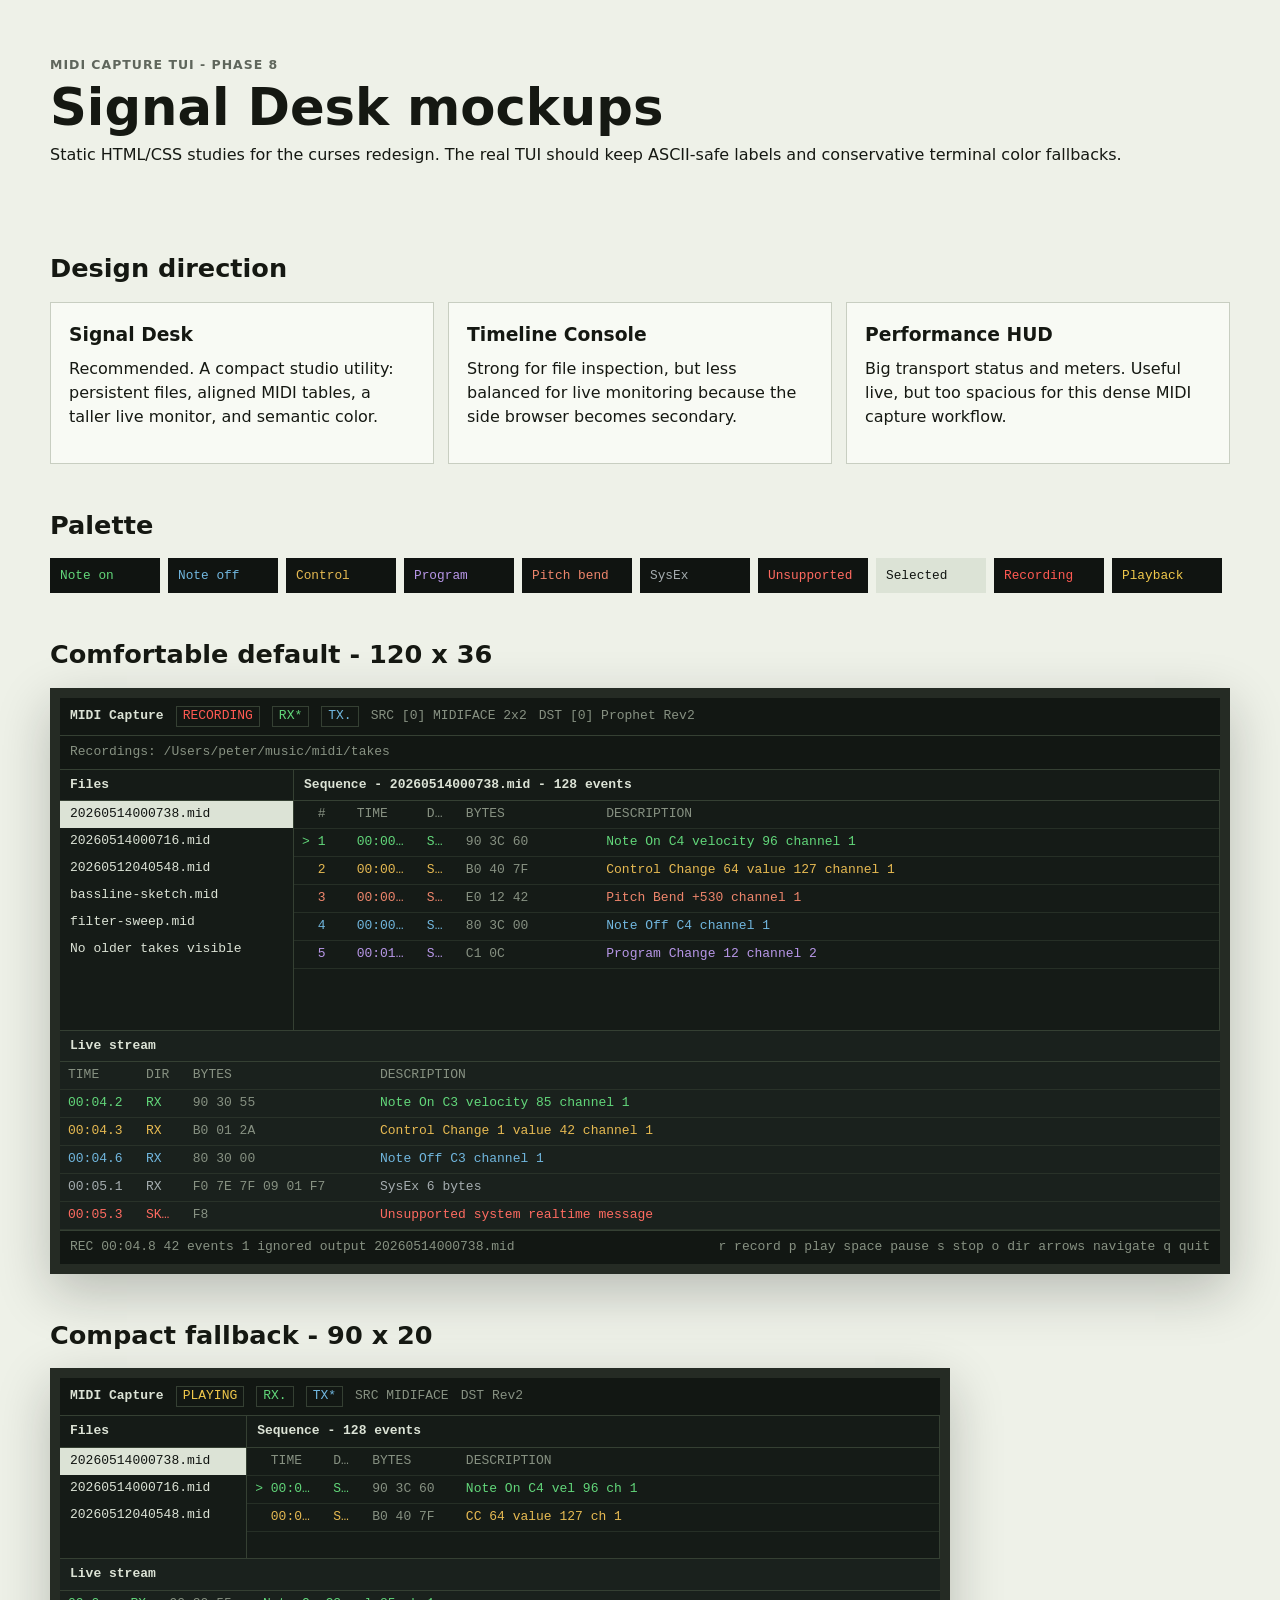
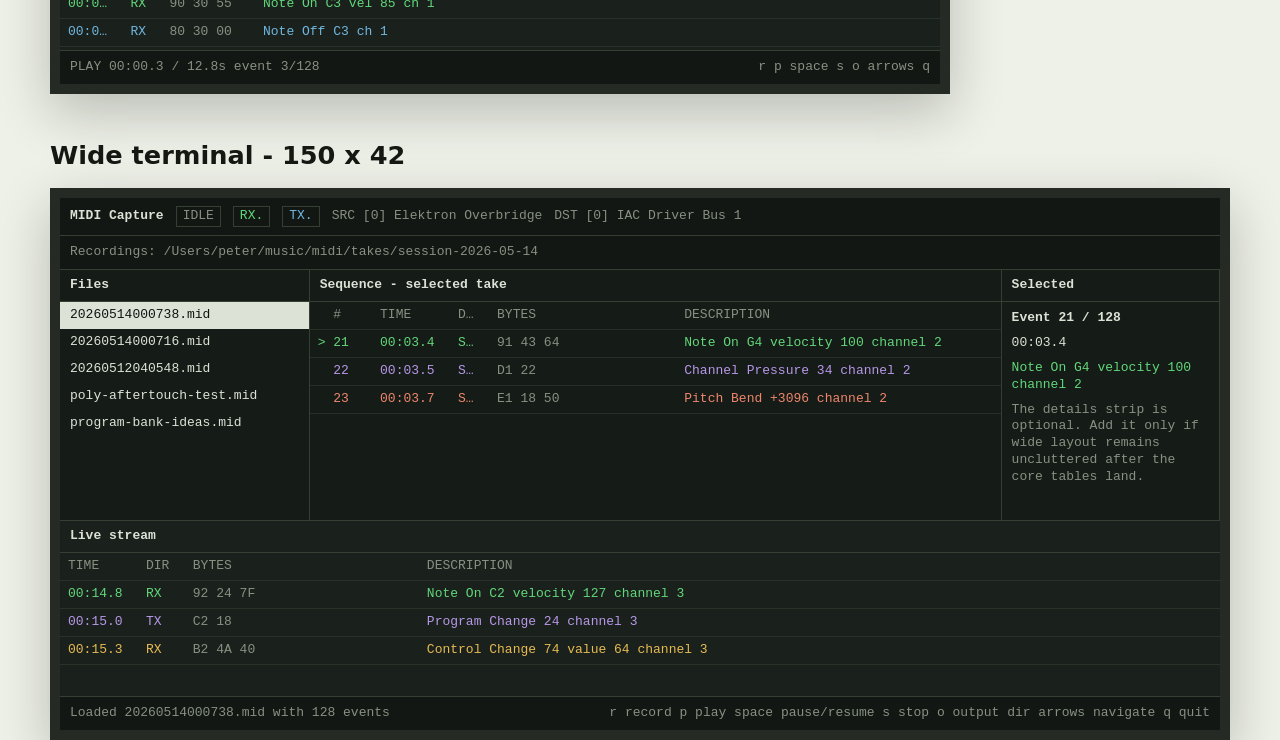
<file: docs/tui-refactor-sprints/phase-08-mockups-codex/index.html>
<!doctype html>
<html lang="en">
  <head>
    <meta charset="utf-8">
    <meta name="viewport" content="width=device-width, initial-scale=1">
    <title>Phase 8 TUI Visual UX Mockups</title>
    <link rel="icon" href="data:,">
    <link rel="stylesheet" href="styles.css">
  </head>
  <body>
    <header class="page-header">
      <p class="eyebrow">MIDI Capture TUI - Phase 8</p>
      <h1>Signal Desk mockups</h1>
      <p>
        Static HTML/CSS studies for the curses redesign. The real TUI should
        keep ASCII-safe labels and conservative terminal color fallbacks.
      </p>
    </header>

    <main>
      <section class="direction">
        <h2>Design direction</h2>
        <div class="direction-grid">
          <article>
            <h3>Signal Desk</h3>
            <p>
              Recommended. A compact studio utility: persistent files, aligned
              MIDI tables, a taller live monitor, and semantic color.
            </p>
          </article>
          <article>
            <h3>Timeline Console</h3>
            <p>
              Strong for file inspection, but less balanced for live monitoring
              because the side browser becomes secondary.
            </p>
          </article>
          <article>
            <h3>Performance HUD</h3>
            <p>
              Big transport status and meters. Useful live, but too spacious
              for this dense MIDI capture workflow.
            </p>
          </article>
        </div>
      </section>

      <section>
        <h2>Palette</h2>
        <div class="palette">
          <span class="swatch note-on">Note on</span>
          <span class="swatch note-off">Note off</span>
          <span class="swatch control">Control</span>
          <span class="swatch program">Program</span>
          <span class="swatch bend">Pitch bend</span>
          <span class="swatch sysex">SysEx</span>
          <span class="swatch warning">Unsupported</span>
          <span class="swatch selected">Selected</span>
          <span class="swatch recording">Recording</span>
          <span class="swatch playback">Playback</span>
        </div>
      </section>

      <section>
        <h2>Comfortable default - 120 x 36</h2>
        <div class="terminal terminal-default" aria-label="Comfortable terminal mockup">
          <div class="topbar">
            <span class="brand">MIDI Capture</span>
            <span class="mode recording">RECORDING</span>
            <span class="activity rx">RX*</span>
            <span class="activity tx">TX.</span>
            <span class="endpoint">SRC [0] MIDIFACE 2x2</span>
            <span class="endpoint">DST [0] Prophet Rev2</span>
          </div>
          <div class="pathbar">Recordings: /Users/peter/music/midi/takes</div>
          <div class="workspace">
            <aside class="files">
              <div class="panel-title">Files</div>
              <div class="file-row selected">20260514000738.mid</div>
              <div class="file-row">20260514000716.mid</div>
              <div class="file-row">20260512040548.mid</div>
              <div class="file-row">bassline-sketch.mid</div>
              <div class="file-row">filter-sweep.mid</div>
              <div class="file-row muted">No older takes visible</div>
            </aside>
            <section class="sequence">
              <div class="panel-title">Sequence - 20260514000738.mid - 128 events</div>
              <div class="table header">
                <span></span><span>#</span><span>time</span><span>dir</span><span>bytes</span><span>description</span>
              </div>
              <div class="table row note-on">
                <span>&gt;</span><span>1</span><span>00:00.0</span><span>SEQ</span><span>90 3C 60</span><span>Note On C4 velocity 96 channel 1</span>
              </div>
              <div class="table row control">
                <span></span><span>2</span><span>00:00.1</span><span>SEQ</span><span>B0 40 7F</span><span>Control Change 64 value 127 channel 1</span>
              </div>
              <div class="table row bend">
                <span></span><span>3</span><span>00:00.3</span><span>SEQ</span><span>E0 12 42</span><span>Pitch Bend +530 channel 1</span>
              </div>
              <div class="table row note-off">
                <span></span><span>4</span><span>00:00.8</span><span>SEQ</span><span>80 3C 00</span><span>Note Off C4 channel 1</span>
              </div>
              <div class="table row program">
                <span></span><span>5</span><span>00:01.0</span><span>SEQ</span><span>C1 0C</span><span>Program Change 12 channel 2</span>
              </div>
            </section>
          </div>
          <section class="live">
            <div class="panel-title">Live stream</div>
            <div class="live-table header">
              <span>time</span><span>dir</span><span>bytes</span><span>description</span>
            </div>
            <div class="live-table row note-on">
              <span>00:04.2</span><span>RX</span><span>90 30 55</span><span>Note On C3 velocity 85 channel 1</span>
            </div>
            <div class="live-table row control">
              <span>00:04.3</span><span>RX</span><span>B0 01 2A</span><span>Control Change 1 value 42 channel 1</span>
            </div>
            <div class="live-table row note-off">
              <span>00:04.6</span><span>RX</span><span>80 30 00</span><span>Note Off C3 channel 1</span>
            </div>
            <div class="live-table row sysex">
              <span>00:05.1</span><span>RX</span><span>F0 7E 7F 09 01 F7</span><span>SysEx 6 bytes</span>
            </div>
            <div class="live-table row warning">
              <span>00:05.3</span><span>SKIP</span><span>F8</span><span>Unsupported system realtime message</span>
            </div>
          </section>
          <footer class="footer">
            <span>REC 00:04.8  42 events  1 ignored  output 20260514000738.mid</span>
            <span>r record  p play  space pause  s stop  o dir  arrows navigate  q quit</span>
          </footer>
        </div>
      </section>

      <section>
        <h2>Compact fallback - 90 x 20</h2>
        <div class="terminal terminal-compact" aria-label="Compact terminal mockup">
          <div class="topbar compact">
            <span class="brand">MIDI Capture</span>
            <span class="mode playback">PLAYING</span>
            <span class="activity rx">RX.</span>
            <span class="activity tx">TX*</span>
            <span class="endpoint">SRC MIDIFACE</span>
            <span class="endpoint">DST Rev2</span>
          </div>
          <div class="workspace compact">
            <aside class="files">
              <div class="panel-title">Files</div>
              <div class="file-row selected">20260514000738.mid</div>
              <div class="file-row">20260514000716.mid</div>
              <div class="file-row">20260512040548.mid</div>
            </aside>
            <section class="sequence">
              <div class="panel-title">Sequence - 128 events</div>
              <div class="table compact header">
                <span></span><span>time</span><span>dir</span><span>bytes</span><span>description</span>
              </div>
              <div class="table compact row note-on">
                <span>&gt;</span><span>00:00.0</span><span>SEQ</span><span>90 3C 60</span><span>Note On C4 vel 96 ch 1</span>
              </div>
              <div class="table compact row control">
                <span></span><span>00:00.1</span><span>SEQ</span><span>B0 40 7F</span><span>CC 64 value 127 ch 1</span>
              </div>
            </section>
          </div>
          <section class="live compact">
            <div class="panel-title">Live stream</div>
            <div class="live-table compact row note-on">
              <span>00:04.2</span><span>RX</span><span>90 30 55</span><span>Note On C3 vel 85 ch 1</span>
            </div>
            <div class="live-table compact row note-off">
              <span>00:04.6</span><span>RX</span><span>80 30 00</span><span>Note Off C3 ch 1</span>
            </div>
          </section>
          <footer class="footer compact">
            <span>PLAY 00:00.3 / 12.8s event 3/128</span>
            <span>r p space s o arrows q</span>
          </footer>
        </div>
      </section>

      <section>
        <h2>Wide terminal - 150 x 42</h2>
        <div class="terminal terminal-wide" aria-label="Wide terminal mockup">
          <div class="topbar">
            <span class="brand">MIDI Capture</span>
            <span class="mode">IDLE</span>
            <span class="activity rx">RX.</span>
            <span class="activity tx">TX.</span>
            <span class="endpoint">SRC [0] Elektron Overbridge</span>
            <span class="endpoint">DST [0] IAC Driver Bus 1</span>
          </div>
          <div class="pathbar">Recordings: /Users/peter/music/midi/takes/session-2026-05-14</div>
          <div class="wide-grid">
            <aside class="files">
              <div class="panel-title">Files</div>
              <div class="file-row selected">20260514000738.mid</div>
              <div class="file-row">20260514000716.mid</div>
              <div class="file-row">20260512040548.mid</div>
              <div class="file-row">poly-aftertouch-test.mid</div>
              <div class="file-row">program-bank-ideas.mid</div>
            </aside>
            <section class="sequence">
              <div class="panel-title">Sequence - selected take</div>
              <div class="table wide header">
                <span></span><span>#</span><span>time</span><span>dir</span><span>bytes</span><span>description</span>
              </div>
              <div class="table wide row note-on">
                <span>&gt;</span><span>21</span><span>00:03.4</span><span>SEQ</span><span>91 43 64</span><span>Note On G4 velocity 100 channel 2</span>
              </div>
              <div class="table wide row program">
                <span></span><span>22</span><span>00:03.5</span><span>SEQ</span><span>D1 22</span><span>Channel Pressure 34 channel 2</span>
              </div>
              <div class="table wide row bend">
                <span></span><span>23</span><span>00:03.7</span><span>SEQ</span><span>E1 18 50</span><span>Pitch Bend +3096 channel 2</span>
              </div>
            </section>
            <aside class="details">
              <div class="panel-title">Selected</div>
              <p class="metric">Event 21 / 128</p>
              <p>00:03.4</p>
              <p class="note-on">Note On G4 velocity 100 channel 2</p>
              <p class="muted">The details strip is optional. Add it only if
                wide layout remains uncluttered after the core tables land.</p>
            </aside>
          </div>
          <section class="live wide">
            <div class="panel-title">Live stream</div>
            <div class="live-table wide header">
              <span>time</span><span>dir</span><span>bytes</span><span>description</span>
            </div>
            <div class="live-table wide row note-on">
              <span>00:14.8</span><span>RX</span><span>92 24 7F</span><span>Note On C2 velocity 127 channel 3</span>
            </div>
            <div class="live-table wide row program">
              <span>00:15.0</span><span>TX</span><span>C2 18</span><span>Program Change 24 channel 3</span>
            </div>
            <div class="live-table wide row control">
              <span>00:15.3</span><span>RX</span><span>B2 4A 40</span><span>Control Change 74 value 64 channel 3</span>
            </div>
          </section>
          <footer class="footer">
            <span>Loaded 20260514000738.mid with 128 events</span>
            <span>r record  p play  space pause/resume  s stop  o output dir  arrows navigate  q quit</span>
          </footer>
        </div>
      </section>
    </main>
  </body>
</html>
</file>
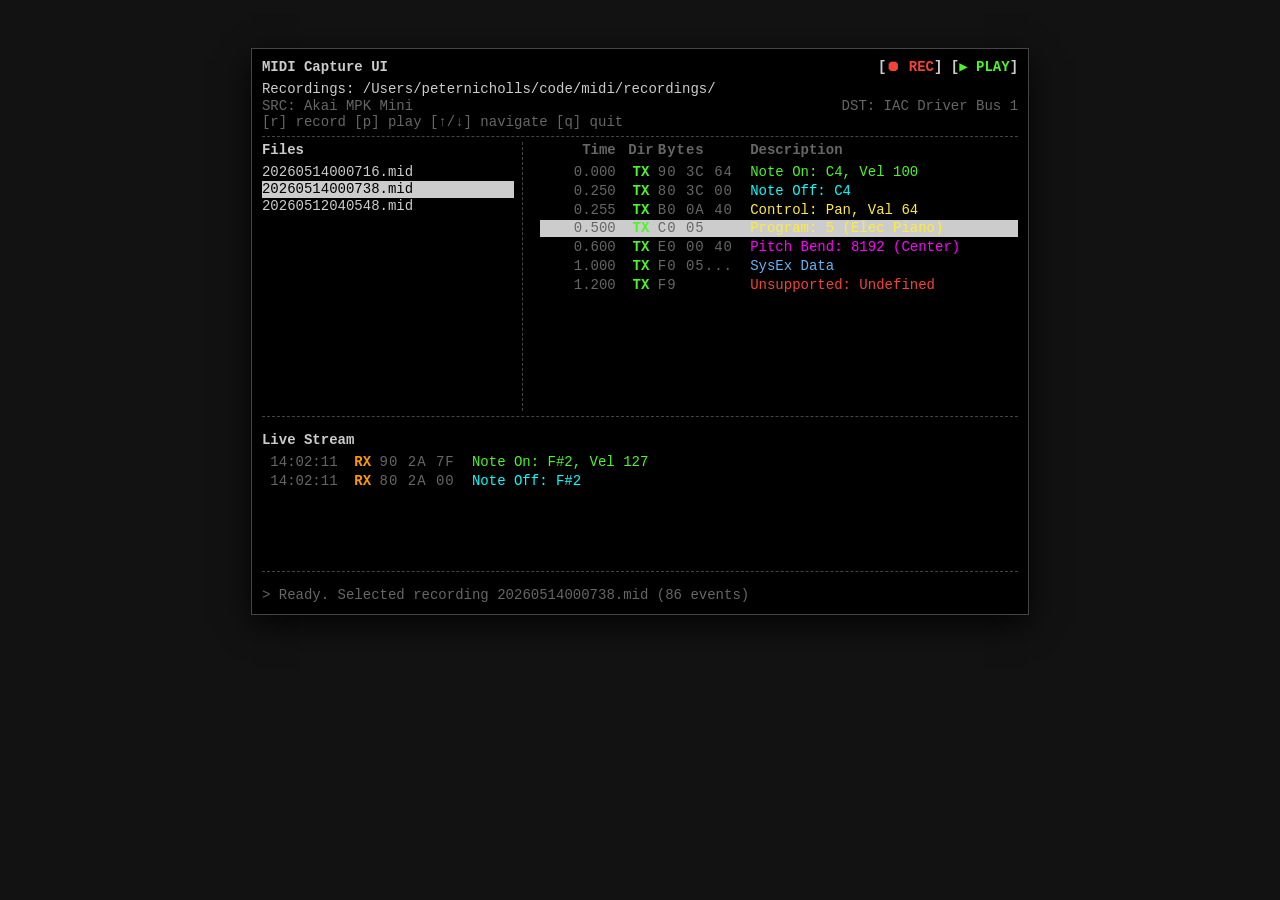
<file: docs/tui-refactor-sprints/phase-08-mockups-gemini/index.html>
<!DOCTYPE html>
<html lang="en">
<head>
<meta charset="UTF-8">
<meta name="viewport" content="width=device-width, initial-scale=1.0">
<title>MIDI Capture TUI Mockup</title>
<style>
  html, body {
    background-color: #121212;
    color: #cccccc;
    font-family: ui-monospace, 'Cascadia Code', 'Source Code Pro', Menlo, Consolas, 'Courier New', monospace;
    font-size: 14px;
    line-height: 1.2;
    padding: 20px;
  }
  .terminal {
    background-color: #000000;
    border: 1px solid #444444;
    width: 90ch; /* Minimum supported size */
    margin: 0 auto;
    padding: 10px;
    display: flex;
    flex-direction: column;
    box-shadow: 0 10px 30px rgba(0,0,0,0.8);
  }
  /* Color Palette based on ANSI */
  .bold { font-weight: bold; }
  .dim { color: #666666; }
  .green { color: #4af626; } /* Note On */
  .cyan { color: #00ffff; }  /* Note Off */
  .yellow { color: #ffeb3b; } /* Control/Program */
  .magenta { color: #ff00ff; } /* Pitch Bend/System */
  .blue { color: #64b5f6; } /* SysEx */
  .red { color: #f44336; } /* Error/Unsupported */
  .reverse { background-color: #cccccc; color: #000000; }
  .rx { color: #ff9800; font-weight: bold; }
  .tx { color: #4af626; font-weight: bold; }
  
  /* Layout */
  .divider-h { border-bottom: 1px dashed #444; margin: 5px 0; }
  .header { display: flex; justify-content: space-between; padding-bottom: 5px; }
  .instructions { display: flex; justify-content: space-between; }
  
  .middle { display: flex; height: 16lh; }
  .sidebar { width: 30ch; padding-right: 1ch; border-right: 1px dashed #444; overflow: hidden; }
  .sequence { flex-grow: 1; padding-left: 2ch; overflow: hidden; }
  
  /* Table layout for Sequence */
  .seq-row { display: flex; margin-bottom: 2px; }
  .seq-time { width: 9ch; text-align: right; margin-right: 1ch; }
  .seq-dir { width: 4ch; text-align: center; }
  .seq-bytes { width: 11ch; letter-spacing: 1px; }
  .seq-desc { flex-grow: 1; overflow: hidden; text-overflow: ellipsis; white-space: nowrap; }

  /* Stream  */
  .stream { height: 8lh; margin-top: 5px; padding-top: 5px; }
  
  /* Footer */
  .footer { margin-top: 5px; padding-top: 5px; }
</style>
</head>
<body>

<div class="terminal">
  <!-- HEADER -->
  <div class="header bold">
    <div>MIDI Capture UI</div>
    <div>[<span class="red">⏺ REC</span>] [<span class="green">▶ PLAY</span>]</div>
  </div>
  <div>Recordings: /Users/peternicholls/code/midi/recordings/</div>
  <div class="instructions dim">
    <div>SRC: Akai MPK Mini</div>
    <div>DST: IAC Driver Bus 1</div>
  </div>
  <div class="instructions dim">
    <div>[r] record  [p] play  [↑/↓] navigate  [q] quit</div>
  </div>
  <div class="divider-h"></div>

  <!-- MIDDLE SECTION -->
  <div class="middle">
    <!-- FILES (Sidebar) -->
    <div class="sidebar">
      <div class="bold" style="margin-bottom: 5px;">Files</div>
      <div>20260514000716.mid</div>
      <div class="reverse">20260514000738.mid</div>
      <div>20260512040548.mid</div>
    </div>
    
    <!-- SEQUENCE (Main) -->
    <div class="sequence">
      <div class="seq-row dim bold" style="margin-bottom: 5px;">
        <div class="seq-time">Time</div>
        <div class="seq-dir">Dir</div>
        <div class="seq-bytes">Bytes</div>
        <div class="seq-desc">Description</div>
      </div>
      <!-- Example rows -->
      <div class="seq-row">
        <div class="seq-time dim">  0.000</div>
        <div class="seq-dir tx">TX</div>
        <div class="seq-bytes dim">90 3C 64</div>
        <div class="seq-desc green">Note On: C4, Vel 100</div>
      </div>
      <div class="seq-row">
        <div class="seq-time dim">  0.250</div>
        <div class="seq-dir tx">TX</div>
        <div class="seq-bytes dim">80 3C 00</div>
        <div class="seq-desc cyan">Note Off: C4</div>
      </div>
      <div class="seq-row">
        <div class="seq-time dim">  0.255</div>
        <div class="seq-dir tx">TX</div>
        <div class="seq-bytes dim">B0 0A 40</div>
        <div class="seq-desc yellow">Control: Pan, Val 64</div>
      </div>
      <div class="seq-row reverse">
        <div class="seq-time dim">  0.500</div>
        <div class="seq-dir tx">TX</div>
        <div class="seq-bytes dim">C0 05   </div>
        <div class="seq-desc yellow">Program: 5 (Elec Piano)</div>
      </div>
      <div class="seq-row">
        <div class="seq-time dim">  0.600</div>
        <div class="seq-dir tx">TX</div>
        <div class="seq-bytes dim">E0 00 40</div>
        <div class="seq-desc magenta">Pitch Bend: 8192 (Center)</div>
      </div>
      <div class="seq-row">
        <div class="seq-time dim">  1.000</div>
        <div class="seq-dir tx">TX</div>
        <div class="seq-bytes dim">F0 05...</div>
        <div class="seq-desc blue">SysEx Data</div>
      </div>
      <div class="seq-row">
        <div class="seq-time dim">  1.200</div>
        <div class="seq-dir tx">TX</div>
        <div class="seq-bytes dim">F9      </div>
        <div class="seq-desc red">Unsupported: Undefined</div>
      </div>
    </div>
  </div>

  <div class="divider-h"></div>
  
  <!-- BOTTOM SECTION -->
  <div class="stream">
    <div class="bold" style="margin-bottom: 5px;">Live Stream</div>
    <div class="seq-row">
      <div class="seq-time dim">14:02:11</div>
      <div class="seq-dir rx">RX</div>
      <div class="seq-bytes dim">90 2A 7F</div>
      <div class="seq-desc green">Note On: F#2, Vel 127</div>
    </div>
    <div class="seq-row">
      <div class="seq-time dim">14:02:11</div>
      <div class="seq-dir rx">RX</div>
      <div class="seq-bytes dim">80 2A 00</div>
      <div class="seq-desc cyan">Note Off: F#2</div>
    </div>
  </div>

  <div class="divider-h"></div>
  <div class="footer dim">
    > Ready. Selected recording 20260514000738.mid (86 events)
  </div>

</div>
</body>
</html>
</file>
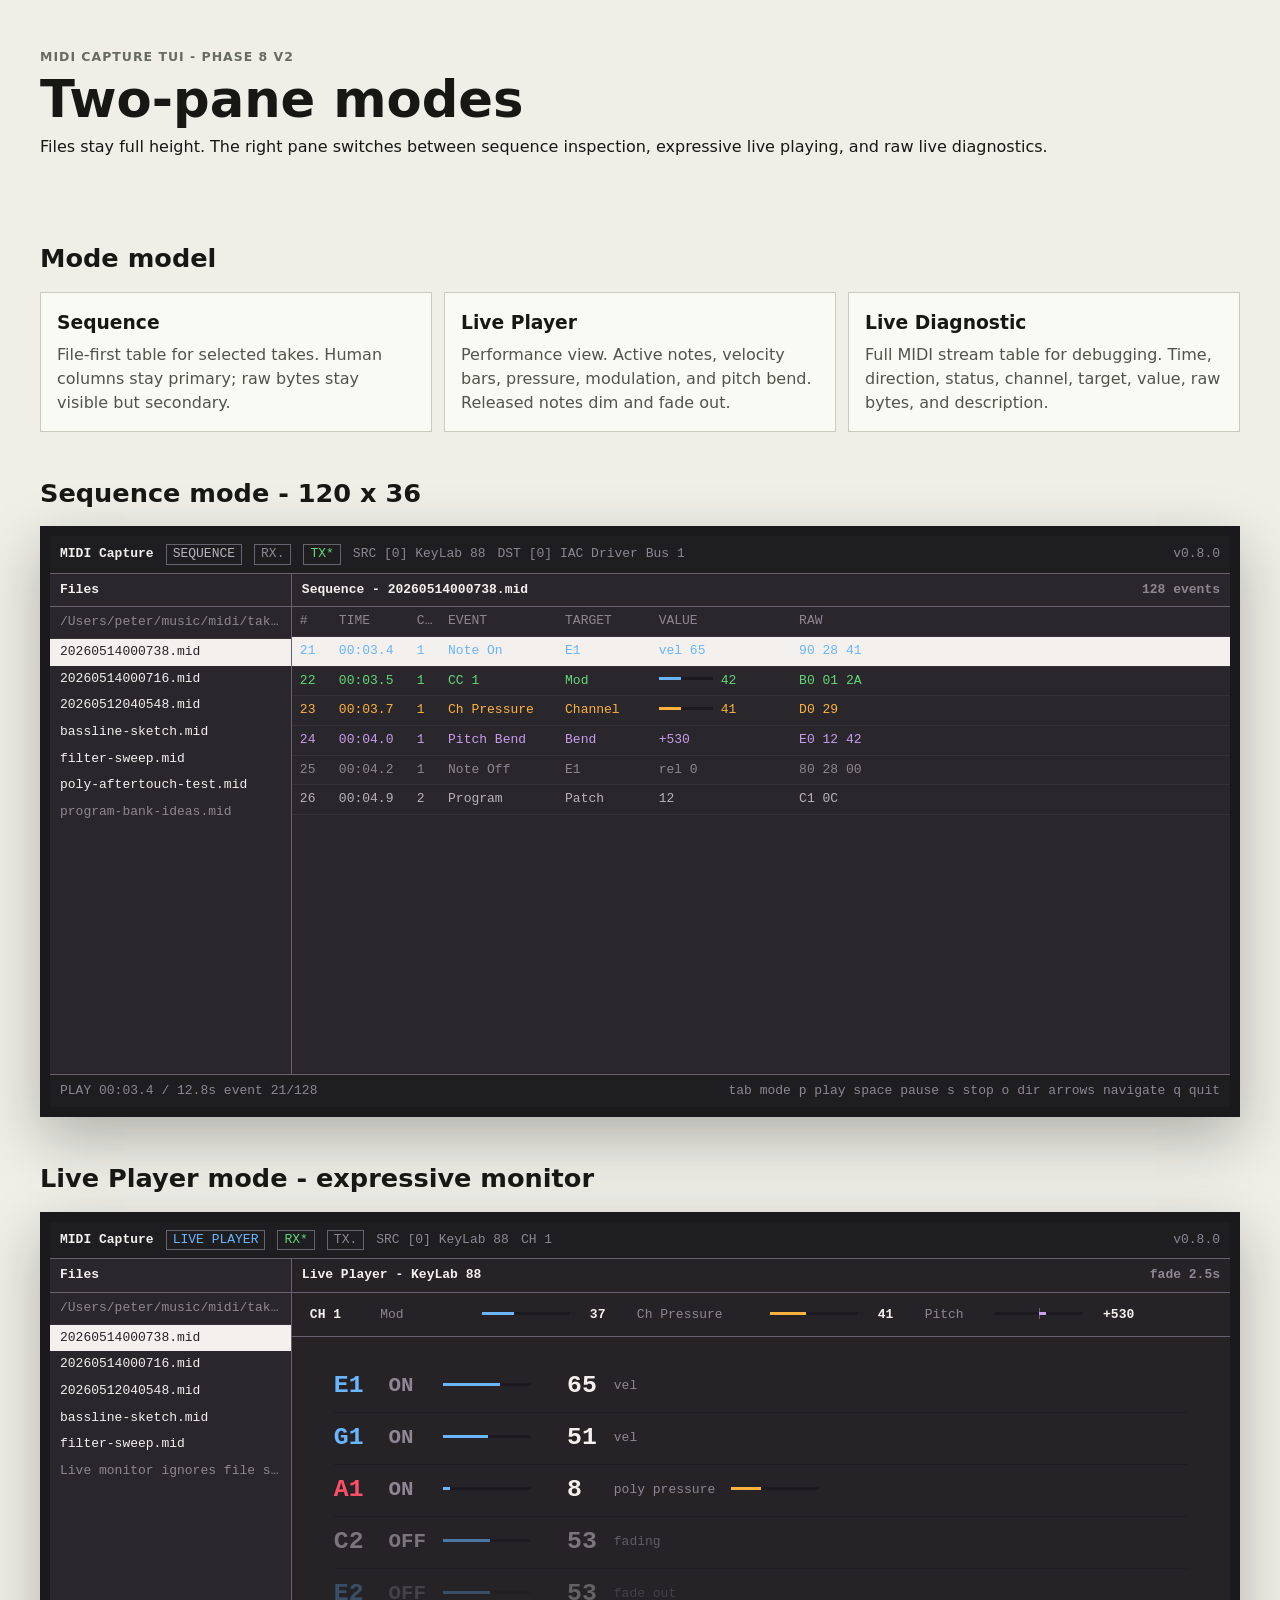
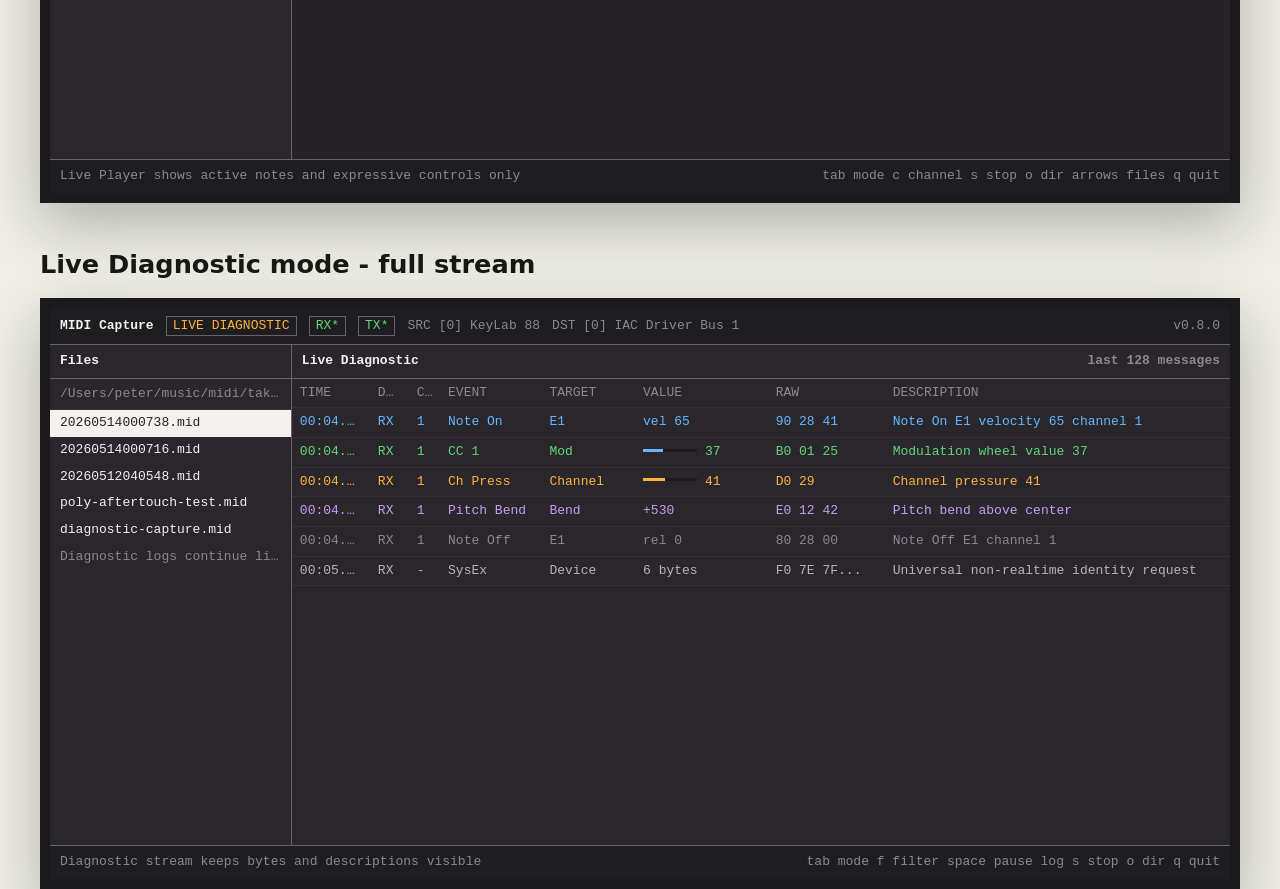
<file: docs/tui-refactor-sprints/phase-08-mockups-v2/index.html>
<!doctype html>
<html lang="en">
  <head>
    <meta charset="utf-8">
    <meta name="viewport" content="width=device-width, initial-scale=1">
    <title>Phase 8 TUI Mockups V2</title>
    <link rel="icon" href="data:,">
    <link rel="stylesheet" href="styles.css">
  </head>
  <body>
    <header class="page-header">
      <p class="eyebrow">MIDI Capture TUI - Phase 8 V2</p>
      <h1>Two-pane modes</h1>
      <p>
        Files stay full height. The right pane switches between sequence
        inspection, expressive live playing, and raw live diagnostics.
      </p>
    </header>

    <main>
      <section>
        <h2>Mode model</h2>
        <div class="mode-notes">
          <article>
            <h3>Sequence</h3>
            <p>File-first table for selected takes. Human columns stay primary; raw bytes stay visible but secondary.</p>
          </article>
          <article>
            <h3>Live Player</h3>
            <p>Performance view. Active notes, velocity bars, pressure, modulation, and pitch bend. Released notes dim and fade out.</p>
          </article>
          <article>
            <h3>Live Diagnostic</h3>
            <p>Full MIDI stream table for debugging. Time, direction, status, channel, target, value, raw bytes, and description.</p>
          </article>
        </div>
      </section>

      <section>
        <h2>Sequence mode - 120 x 36</h2>
        <div class="terminal">
          <div class="status-rail">
            <span class="brand">MIDI Capture</span>
            <span class="pill">SEQUENCE</span>
            <span class="activity rx idle">RX.</span>
            <span class="activity tx hot">TX*</span>
            <span class="endpoint">SRC [0] KeyLab 88</span>
            <span class="endpoint">DST [0] IAC Driver Bus 1</span>
            <span class="version">v0.8.0</span>
          </div>
          <div class="terminal-body">
            <aside class="files-pane">
              <div class="pane-title">Files</div>
              <div class="path">/Users/peter/music/midi/takes</div>
              <div class="file selected">20260514000738.mid</div>
              <div class="file">20260514000716.mid</div>
              <div class="file">20260512040548.mid</div>
              <div class="file">bassline-sketch.mid</div>
              <div class="file">filter-sweep.mid</div>
              <div class="file">poly-aftertouch-test.mid</div>
              <div class="file dim">program-bank-ideas.mid</div>
            </aside>
            <section class="work-pane">
              <div class="pane-title split">
                <span>Sequence - 20260514000738.mid</span>
                <span>128 events</span>
              </div>
              <div class="seq-table header">
                <span>#</span><span>time</span><span>ch</span><span>event</span><span>target</span><span>value</span><span>raw</span>
              </div>
              <div class="seq-table row selected-row note-on">
                <span>21</span><span>00:03.4</span><span>1</span><span>Note On</span><span>E1</span><span>vel 65</span><span>90 28 41</span>
              </div>
              <div class="seq-table row control">
                <span>22</span><span>00:03.5</span><span>1</span><span>CC 1</span><span>Mod</span><span><i class="bar small" style="--value: 42%"></i>42</span><span>B0 01 2A</span>
              </div>
              <div class="seq-table row pressure">
                <span>23</span><span>00:03.7</span><span>1</span><span>Ch Pressure</span><span>Channel</span><span><i class="bar small amber" style="--value: 41%"></i>41</span><span>D0 29</span>
              </div>
              <div class="seq-table row bend">
                <span>24</span><span>00:04.0</span><span>1</span><span>Pitch Bend</span><span>Bend</span><span>+530</span><span>E0 12 42</span>
              </div>
              <div class="seq-table row note-off">
                <span>25</span><span>00:04.2</span><span>1</span><span>Note Off</span><span>E1</span><span>rel 0</span><span>80 28 00</span>
              </div>
              <div class="seq-table row program">
                <span>26</span><span>00:04.9</span><span>2</span><span>Program</span><span>Patch</span><span>12</span><span>C1 0C</span>
              </div>
            </section>
          </div>
          <footer class="footer">
            <span>PLAY 00:03.4 / 12.8s  event 21/128</span>
            <span>tab mode  p play  space pause  s stop  o dir  arrows navigate  q quit</span>
          </footer>
        </div>
      </section>

      <section>
        <h2>Live Player mode - expressive monitor</h2>
        <div class="terminal">
          <div class="status-rail">
            <span class="brand">MIDI Capture</span>
            <span class="pill live">LIVE PLAYER</span>
            <span class="activity rx hot">RX*</span>
            <span class="activity tx idle">TX.</span>
            <span class="endpoint">SRC [0] KeyLab 88</span>
            <span class="endpoint">CH 1</span>
            <span class="version">v0.8.0</span>
          </div>
          <div class="terminal-body">
            <aside class="files-pane">
              <div class="pane-title">Files</div>
              <div class="path">/Users/peter/music/midi/takes</div>
              <div class="file selected">20260514000738.mid</div>
              <div class="file">20260514000716.mid</div>
              <div class="file">20260512040548.mid</div>
              <div class="file">bassline-sketch.mid</div>
              <div class="file">filter-sweep.mid</div>
              <div class="file dim">Live monitor ignores file selection</div>
            </aside>
            <section class="work-pane player-pane">
              <div class="pane-title split">
                <span>Live Player - KeyLab 88</span>
                <span>fade 2.5s</span>
              </div>
              <div class="channel-strip">
                <span class="channel">CH 1</span>
                <span class="control-label">Mod</span>
                <i class="bar" style="--value: 37%"></i>
                <span class="control-value">37</span>
                <span class="control-label">Ch Pressure</span>
                <i class="bar amber" style="--value: 41%"></i>
                <span class="control-value">41</span>
                <span class="control-label">Pitch</span>
                <i class="bendbar" style="--value: 58%"></i>
                <span class="control-value">+530</span>
              </div>
              <div class="note-list">
                <div class="note-row active">
                  <span class="note">E1</span>
                  <span class="state">ON</span>
                  <i class="bar velocity" style="--value: 65%"></i>
                  <span class="value">65</span>
                  <span class="meta">vel</span>
                </div>
                <div class="note-row active">
                  <span class="note">G1</span>
                  <span class="state">ON</span>
                  <i class="bar velocity" style="--value: 51%"></i>
                  <span class="value">51</span>
                  <span class="meta">vel</span>
                </div>
                <div class="note-row active pressure-note">
                  <span class="note">A1</span>
                  <span class="state">ON</span>
                  <i class="bar velocity" style="--value: 8%"></i>
                  <span class="value">8</span>
                  <span class="meta">poly pressure</span>
                  <i class="bar amber" style="--value: 34%"></i>
                </div>
                <div class="note-row released">
                  <span class="note">C2</span>
                  <span class="state">OFF</span>
                  <i class="bar velocity" style="--value: 53%"></i>
                  <span class="value">53</span>
                  <span class="meta">fading</span>
                </div>
                <div class="note-row ghost">
                  <span class="note">E2</span>
                  <span class="state">OFF</span>
                  <i class="bar velocity" style="--value: 53%"></i>
                  <span class="value">53</span>
                  <span class="meta">fade out</span>
                </div>
              </div>
            </section>
          </div>
          <footer class="footer">
            <span>Live Player shows active notes and expressive controls only</span>
            <span>tab mode  c channel  s stop  o dir  arrows files  q quit</span>
          </footer>
        </div>
      </section>

      <section>
        <h2>Live Diagnostic mode - full stream</h2>
        <div class="terminal">
          <div class="status-rail">
            <span class="brand">MIDI Capture</span>
            <span class="pill diagnostic">LIVE DIAGNOSTIC</span>
            <span class="activity rx hot">RX*</span>
            <span class="activity tx hot">TX*</span>
            <span class="endpoint">SRC [0] KeyLab 88</span>
            <span class="endpoint">DST [0] IAC Driver Bus 1</span>
            <span class="version">v0.8.0</span>
          </div>
          <div class="terminal-body">
            <aside class="files-pane">
              <div class="pane-title">Files</div>
              <div class="path">/Users/peter/music/midi/takes</div>
              <div class="file selected">20260514000738.mid</div>
              <div class="file">20260514000716.mid</div>
              <div class="file">20260512040548.mid</div>
              <div class="file">poly-aftertouch-test.mid</div>
              <div class="file">diagnostic-capture.mid</div>
              <div class="file dim">Diagnostic logs continue live</div>
            </aside>
            <section class="work-pane">
              <div class="pane-title split">
                <span>Live Diagnostic</span>
                <span>last 128 messages</span>
              </div>
              <div class="diag-table header">
                <span>time</span><span>dir</span><span>ch</span><span>event</span><span>target</span><span>value</span><span>raw</span><span>description</span>
              </div>
              <div class="diag-table row note-on">
                <span>00:04.21</span><span>RX</span><span>1</span><span>Note On</span><span>E1</span><span>vel 65</span><span>90 28 41</span><span>Note On E1 velocity 65 channel 1</span>
              </div>
              <div class="diag-table row control">
                <span>00:04.23</span><span>RX</span><span>1</span><span>CC 1</span><span>Mod</span><span><i class="bar small" style="--value: 37%"></i>37</span><span>B0 01 25</span><span>Modulation wheel value 37</span>
              </div>
              <div class="diag-table row pressure">
                <span>00:04.26</span><span>RX</span><span>1</span><span>Ch Press</span><span>Channel</span><span><i class="bar small amber" style="--value: 41%"></i>41</span><span>D0 29</span><span>Channel pressure 41</span>
              </div>
              <div class="diag-table row bend">
                <span>00:04.29</span><span>RX</span><span>1</span><span>Pitch Bend</span><span>Bend</span><span>+530</span><span>E0 12 42</span><span>Pitch bend above center</span>
              </div>
              <div class="diag-table row note-off">
                <span>00:04.66</span><span>RX</span><span>1</span><span>Note Off</span><span>E1</span><span>rel 0</span><span>80 28 00</span><span>Note Off E1 channel 1</span>
              </div>
              <div class="diag-table row sysex">
                <span>00:05.10</span><span>RX</span><span>-</span><span>SysEx</span><span>Device</span><span>6 bytes</span><span>F0 7E 7F...</span><span>Universal non-realtime identity request</span>
              </div>
            </section>
          </div>
          <footer class="footer">
            <span>Diagnostic stream keeps bytes and descriptions visible</span>
            <span>tab mode  f filter  space pause log  s stop  o dir  q quit</span>
          </footer>
        </div>
      </section>
    </main>
  </body>
</html>
</file>
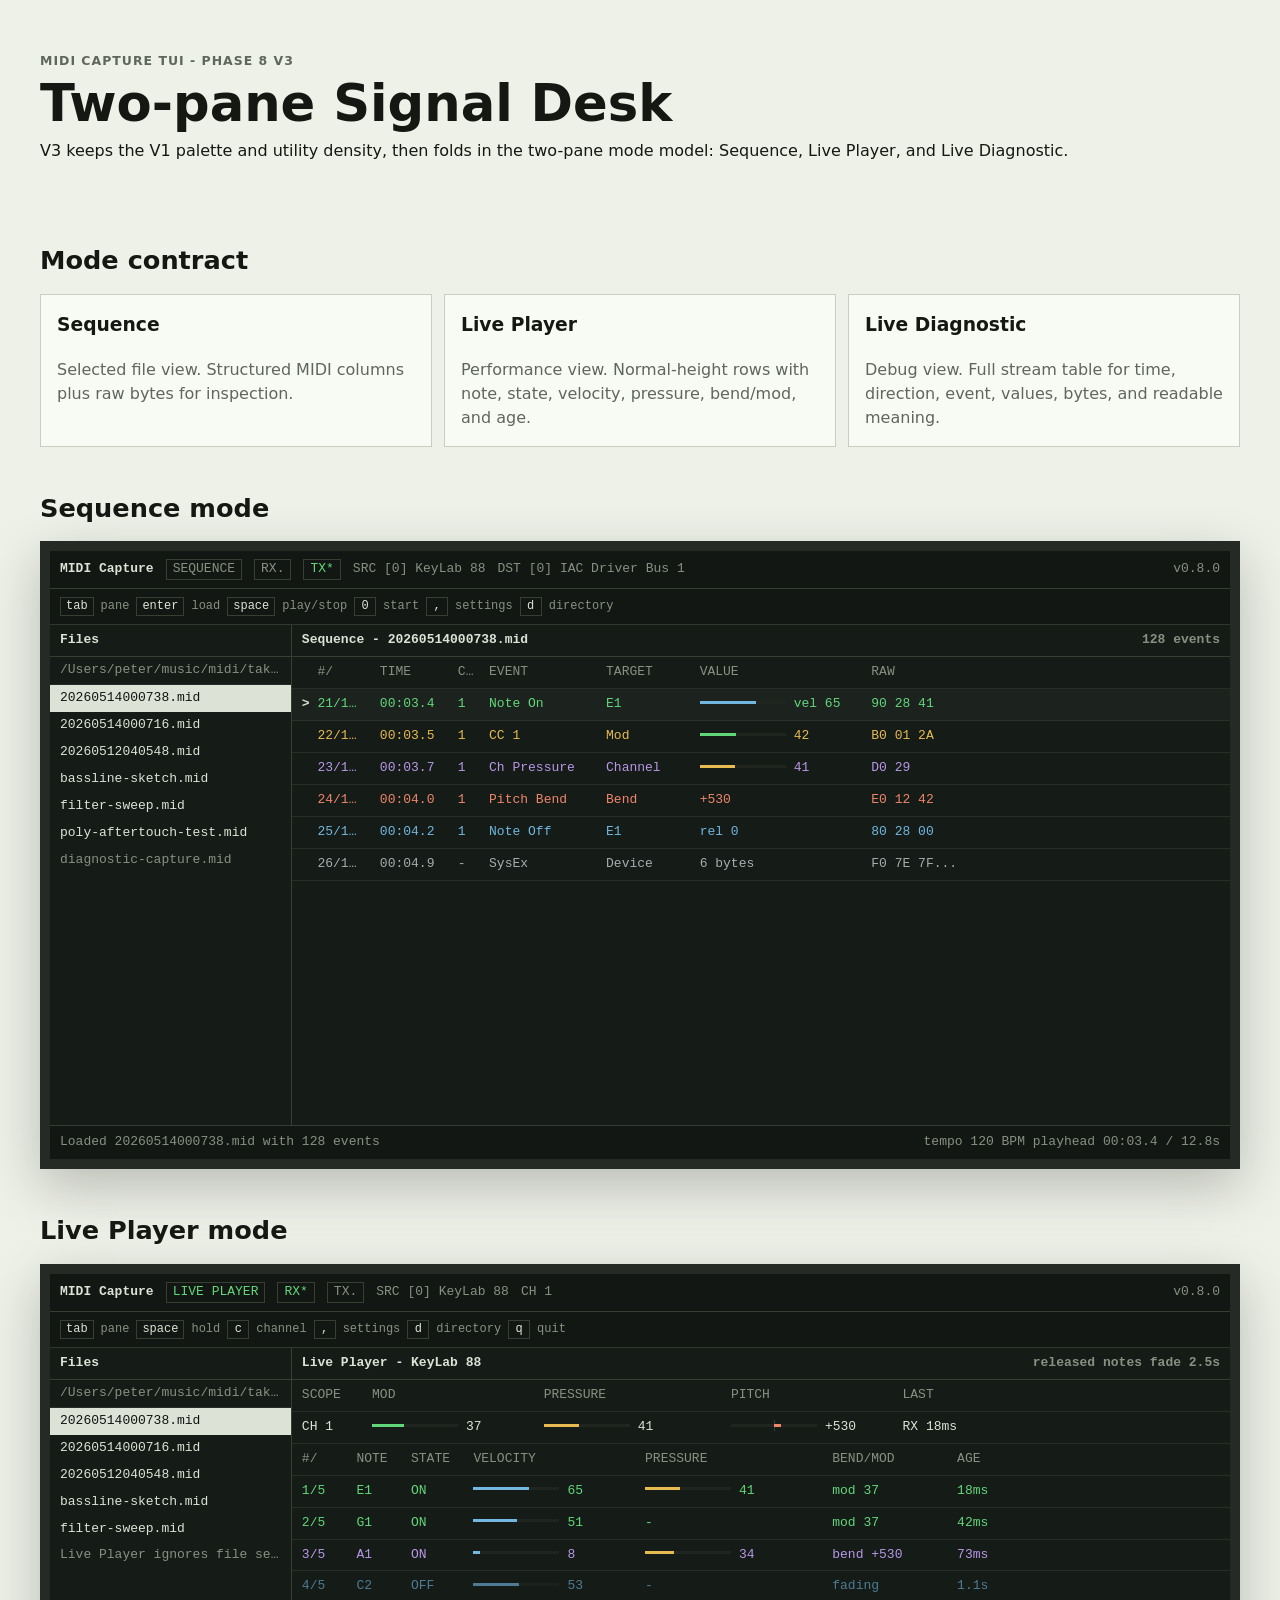
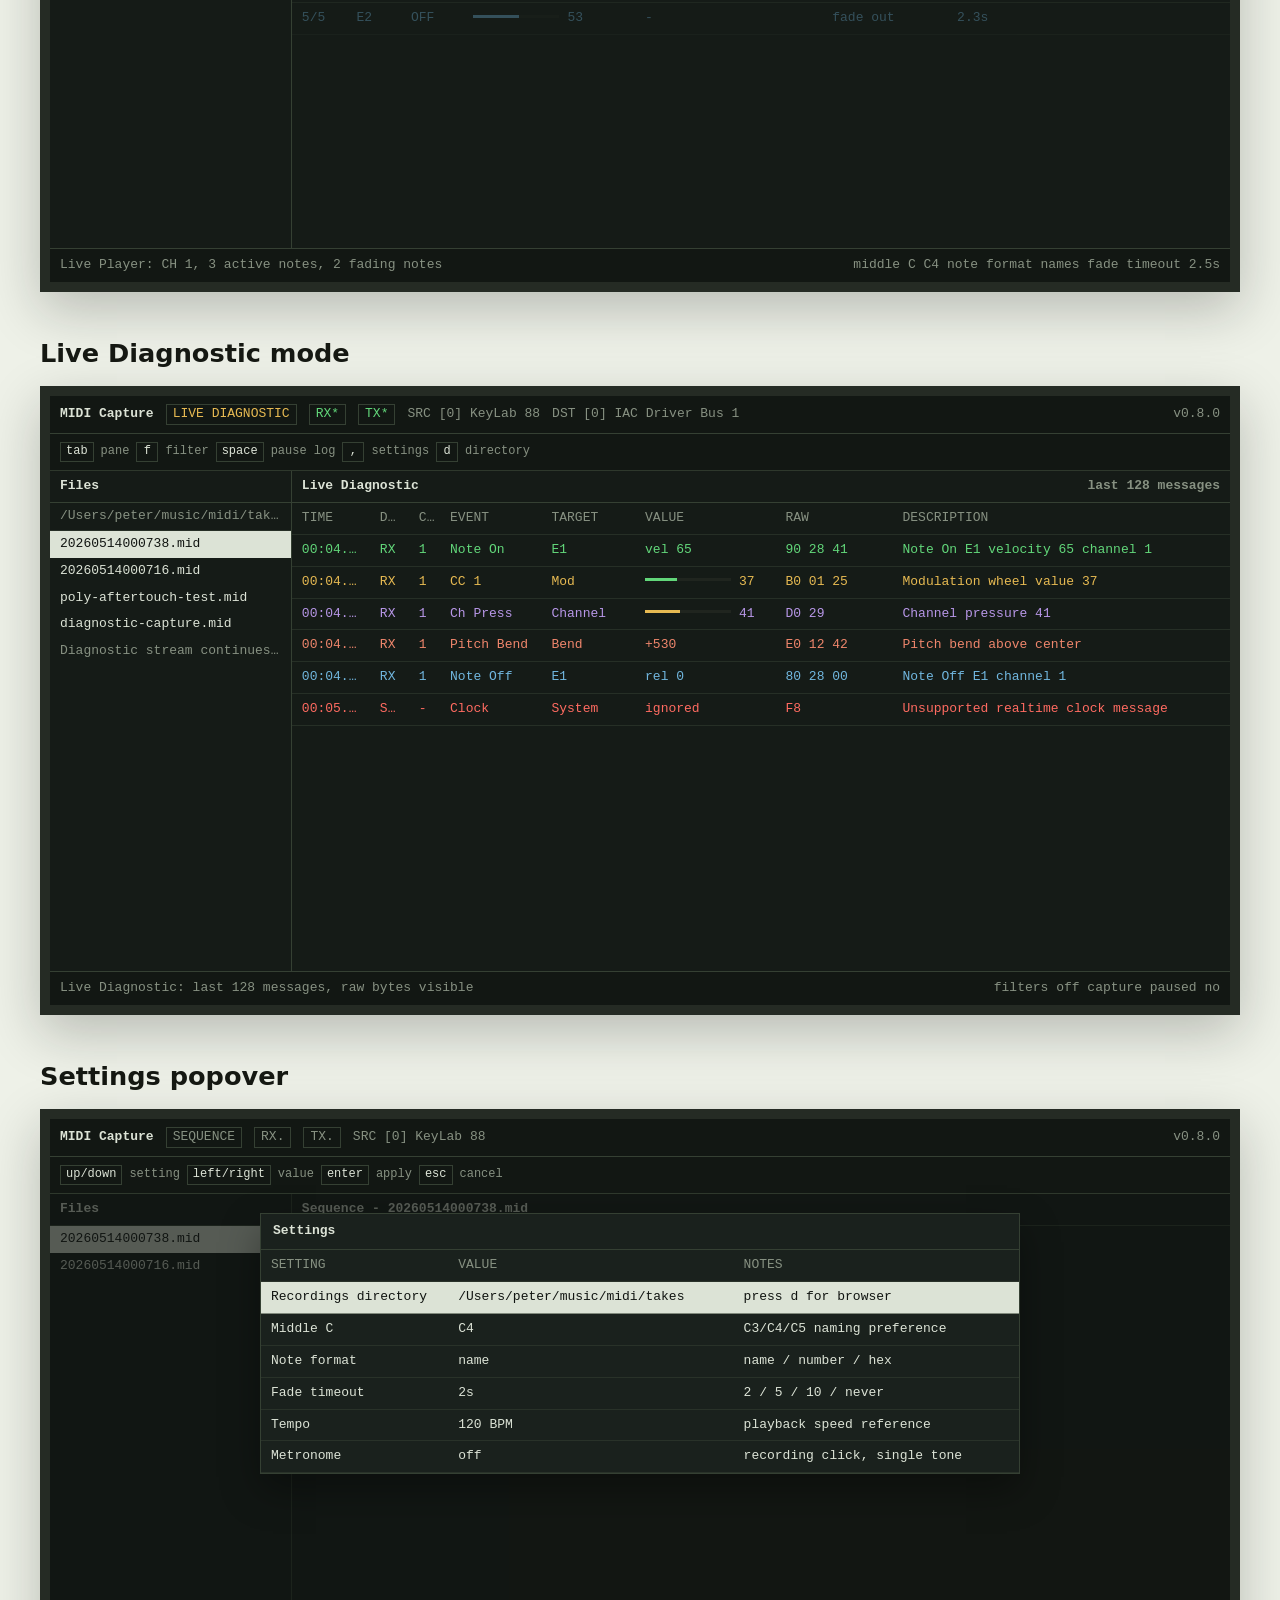
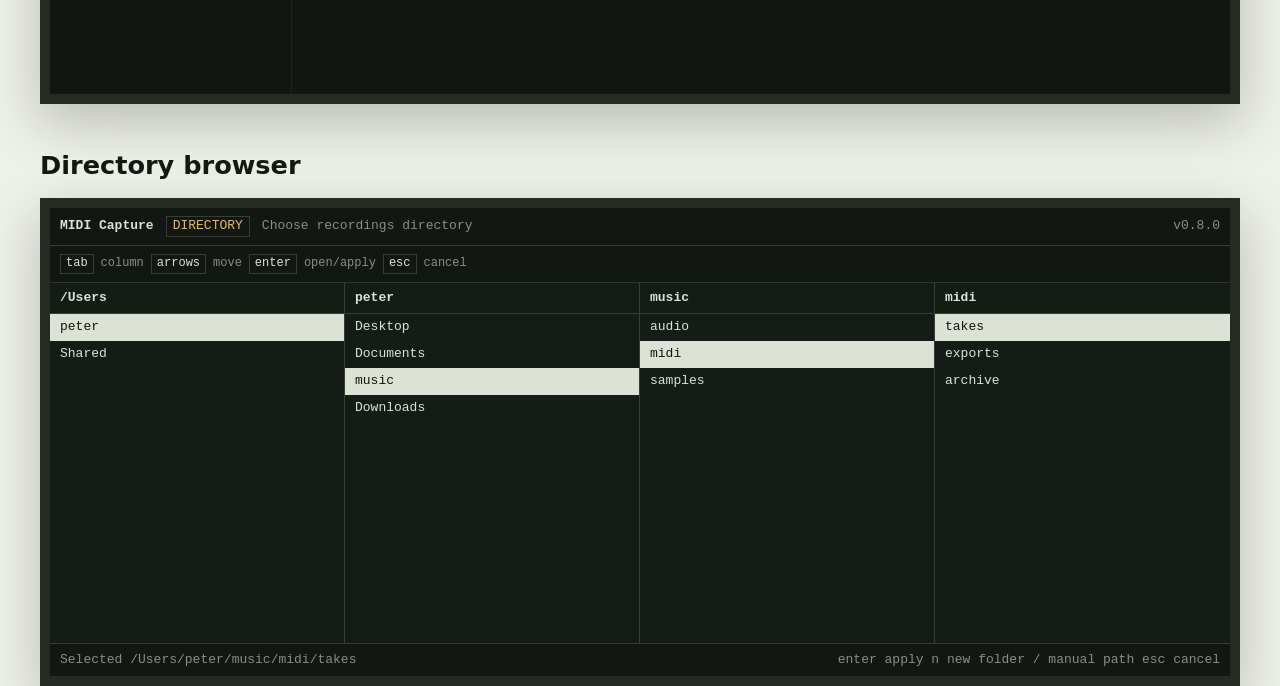
<file: docs/tui-refactor-sprints/phase-08-mockups-v3/index.html>
<!doctype html>
<html lang="en">
  <head>
    <meta charset="utf-8">
    <meta name="viewport" content="width=device-width, initial-scale=1">
    <title>Phase 8 TUI Mockups V3</title>
    <link rel="icon" href="data:,">
    <link rel="stylesheet" href="styles.css">
  </head>
  <body>
    <header class="page-header">
      <p class="eyebrow">MIDI Capture TUI - Phase 8 V3</p>
      <h1>Two-pane Signal Desk</h1>
      <p>
        V3 keeps the V1 palette and utility density, then folds in the
        two-pane mode model: Sequence, Live Player, and Live Diagnostic.
      </p>
    </header>

    <main>
      <section>
        <h2>Mode contract</h2>
        <div class="mode-grid">
          <article>
            <h3>Sequence</h3>
            <p>Selected file view. Structured MIDI columns plus raw bytes for inspection.</p>
          </article>
          <article>
            <h3>Live Player</h3>
            <p>Performance view. Normal-height rows with note, state, velocity, pressure, bend/mod, and age.</p>
          </article>
          <article>
            <h3>Live Diagnostic</h3>
            <p>Debug view. Full stream table for time, direction, event, values, bytes, and readable meaning.</p>
          </article>
        </div>
      </section>

      <section>
        <h2>Sequence mode</h2>
        <div class="terminal">
          <div class="rail">
            <span class="brand">MIDI Capture</span>
            <span class="mode">SEQUENCE</span>
            <span class="rx idle">RX.</span>
            <span class="tx active">TX*</span>
            <span class="endpoint">SRC [0] KeyLab 88</span>
            <span class="endpoint">DST [0] IAC Driver Bus 1</span>
            <span class="version">v0.8.0</span>
          </div>
          <div class="keybar">
            <kbd>tab</kbd><span>pane</span><kbd>enter</kbd><span>load</span><kbd>space</kbd><span>play/stop</span><kbd>0</kbd><span>start</span><kbd>,</kbd><span>settings</span><kbd>d</kbd><span>directory</span>
          </div>
          <div class="body">
            <aside class="files">
              <div class="title">Files</div>
              <div class="path">/Users/peter/music/midi/takes</div>
              <div class="file selected">20260514000738.mid</div>
              <div class="file">20260514000716.mid</div>
              <div class="file">20260512040548.mid</div>
              <div class="file">bassline-sketch.mid</div>
              <div class="file">filter-sweep.mid</div>
              <div class="file">poly-aftertouch-test.mid</div>
              <div class="file muted">diagnostic-capture.mid</div>
            </aside>
            <section class="pane">
              <div class="title split">
                <span>Sequence - 20260514000738.mid</span>
                <span>128 events</span>
              </div>
              <div class="seq grid header">
                <span></span><span>#/</span><span>time</span><span>ch</span><span>event</span><span>target</span><span>value</span><span>raw</span>
              </div>
              <div class="seq grid row note-on current">
                <span>&gt;</span><span>21/128</span><span>00:03.4</span><span>1</span><span>Note On</span><span>E1</span><span><i class="bar" style="--value: 65%"></i>vel 65</span><span>90 28 41</span>
              </div>
              <div class="seq grid row control">
                <span></span><span>22/128</span><span>00:03.5</span><span>1</span><span>CC 1</span><span>Mod</span><span><i class="bar green" style="--value: 42%"></i>42</span><span>B0 01 2A</span>
              </div>
              <div class="seq grid row pressure">
                <span></span><span>23/128</span><span>00:03.7</span><span>1</span><span>Ch Pressure</span><span>Channel</span><span><i class="bar amber" style="--value: 41%"></i>41</span><span>D0 29</span>
              </div>
              <div class="seq grid row bend">
                <span></span><span>24/128</span><span>00:04.0</span><span>1</span><span>Pitch Bend</span><span>Bend</span><span>+530</span><span>E0 12 42</span>
              </div>
              <div class="seq grid row note-off">
                <span></span><span>25/128</span><span>00:04.2</span><span>1</span><span>Note Off</span><span>E1</span><span>rel 0</span><span>80 28 00</span>
              </div>
              <div class="seq grid row sysex">
                <span></span><span>26/128</span><span>00:04.9</span><span>-</span><span>SysEx</span><span>Device</span><span>6 bytes</span><span>F0 7E 7F...</span>
              </div>
            </section>
          </div>
          <footer>
            <span>Loaded 20260514000738.mid with 128 events</span>
            <span>tempo 120 BPM  playhead 00:03.4 / 12.8s</span>
          </footer>
        </div>
      </section>

      <section>
        <h2>Live Player mode</h2>
        <div class="terminal">
          <div class="rail">
            <span class="brand">MIDI Capture</span>
            <span class="mode live">LIVE PLAYER</span>
            <span class="rx active">RX*</span>
            <span class="tx idle">TX.</span>
            <span class="endpoint">SRC [0] KeyLab 88</span>
            <span class="endpoint">CH 1</span>
            <span class="version">v0.8.0</span>
          </div>
          <div class="keybar">
            <kbd>tab</kbd><span>pane</span><kbd>space</kbd><span>hold</span><kbd>c</kbd><span>channel</span><kbd>,</kbd><span>settings</span><kbd>d</kbd><span>directory</span><kbd>q</kbd><span>quit</span>
          </div>
          <div class="body">
            <aside class="files">
              <div class="title">Files</div>
              <div class="path">/Users/peter/music/midi/takes</div>
              <div class="file selected">20260514000738.mid</div>
              <div class="file">20260514000716.mid</div>
              <div class="file">20260512040548.mid</div>
              <div class="file">bassline-sketch.mid</div>
              <div class="file">filter-sweep.mid</div>
              <div class="file muted">Live Player ignores file selection</div>
            </aside>
            <section class="pane">
              <div class="title split">
                <span>Live Player - KeyLab 88</span>
                <span>released notes fade 2.5s</span>
              </div>
              <div class="controls grid header">
                <span>scope</span><span>mod</span><span>pressure</span><span>pitch</span><span>last</span>
              </div>
              <div class="controls grid row">
                <span>CH 1</span>
                <span><i class="bar green" style="--value: 37%"></i>37</span>
                <span><i class="bar amber" style="--value: 41%"></i>41</span>
                <span><i class="bendbar" style="--value: 58%"></i>+530</span>
                <span>RX 18ms</span>
              </div>
              <div class="player grid header">
                <span>#/</span><span>note</span><span>state</span><span>velocity</span><span>pressure</span><span>bend/mod</span><span>age</span>
              </div>
              <div class="player grid row note-on">
                <span>1/5</span><span>E1</span><span>ON</span><span><i class="bar" style="--value: 65%"></i>65</span><span><i class="bar amber" style="--value: 41%"></i>41</span><span>mod 37</span><span>18ms</span>
              </div>
              <div class="player grid row note-on">
                <span>2/5</span><span>G1</span><span>ON</span><span><i class="bar" style="--value: 51%"></i>51</span><span>-</span><span>mod 37</span><span>42ms</span>
              </div>
              <div class="player grid row pressure">
                <span>3/5</span><span>A1</span><span>ON</span><span><i class="bar" style="--value: 8%"></i>8</span><span><i class="bar amber" style="--value: 34%"></i>34</span><span>bend +530</span><span>73ms</span>
              </div>
              <div class="player grid row released">
                <span>4/5</span><span>C2</span><span>OFF</span><span><i class="bar" style="--value: 53%"></i>53</span><span>-</span><span>fading</span><span>1.1s</span>
              </div>
              <div class="player grid row ghost">
                <span>5/5</span><span>E2</span><span>OFF</span><span><i class="bar" style="--value: 53%"></i>53</span><span>-</span><span>fade out</span><span>2.3s</span>
              </div>
            </section>
          </div>
          <footer>
            <span>Live Player: CH 1, 3 active notes, 2 fading notes</span>
            <span>middle C C4  note format names  fade timeout 2.5s</span>
          </footer>
        </div>
      </section>

      <section>
        <h2>Live Diagnostic mode</h2>
        <div class="terminal">
          <div class="rail">
            <span class="brand">MIDI Capture</span>
            <span class="mode diagnostic">LIVE DIAGNOSTIC</span>
            <span class="rx active">RX*</span>
            <span class="tx active">TX*</span>
            <span class="endpoint">SRC [0] KeyLab 88</span>
            <span class="endpoint">DST [0] IAC Driver Bus 1</span>
            <span class="version">v0.8.0</span>
          </div>
          <div class="keybar">
            <kbd>tab</kbd><span>pane</span><kbd>f</kbd><span>filter</span><kbd>space</kbd><span>pause log</span><kbd>,</kbd><span>settings</span><kbd>d</kbd><span>directory</span>
          </div>
          <div class="body">
            <aside class="files">
              <div class="title">Files</div>
              <div class="path">/Users/peter/music/midi/takes</div>
              <div class="file selected">20260514000738.mid</div>
              <div class="file">20260514000716.mid</div>
              <div class="file">poly-aftertouch-test.mid</div>
              <div class="file">diagnostic-capture.mid</div>
              <div class="file muted">Diagnostic stream continues live</div>
            </aside>
            <section class="pane">
              <div class="title split">
                <span>Live Diagnostic</span>
                <span>last 128 messages</span>
              </div>
              <div class="diag grid header">
                <span>time</span><span>dir</span><span>ch</span><span>event</span><span>target</span><span>value</span><span>raw</span><span>description</span>
              </div>
              <div class="diag grid row note-on">
                <span>00:04.21</span><span>RX</span><span>1</span><span>Note On</span><span>E1</span><span>vel 65</span><span>90 28 41</span><span>Note On E1 velocity 65 channel 1</span>
              </div>
              <div class="diag grid row control">
                <span>00:04.23</span><span>RX</span><span>1</span><span>CC 1</span><span>Mod</span><span><i class="bar green" style="--value: 37%"></i>37</span><span>B0 01 25</span><span>Modulation wheel value 37</span>
              </div>
              <div class="diag grid row pressure">
                <span>00:04.26</span><span>RX</span><span>1</span><span>Ch Press</span><span>Channel</span><span><i class="bar amber" style="--value: 41%"></i>41</span><span>D0 29</span><span>Channel pressure 41</span>
              </div>
              <div class="diag grid row bend">
                <span>00:04.29</span><span>RX</span><span>1</span><span>Pitch Bend</span><span>Bend</span><span>+530</span><span>E0 12 42</span><span>Pitch bend above center</span>
              </div>
              <div class="diag grid row note-off">
                <span>00:04.66</span><span>RX</span><span>1</span><span>Note Off</span><span>E1</span><span>rel 0</span><span>80 28 00</span><span>Note Off E1 channel 1</span>
              </div>
              <div class="diag grid row warning">
                <span>00:05.10</span><span>SKIP</span><span>-</span><span>Clock</span><span>System</span><span>ignored</span><span>F8</span><span>Unsupported realtime clock message</span>
              </div>
            </section>
          </div>
          <footer>
            <span>Live Diagnostic: last 128 messages, raw bytes visible</span>
            <span>filters off  capture paused no</span>
          </footer>
        </div>
      </section>

      <section>
        <h2>Settings popover</h2>
        <div class="terminal overlay-demo">
          <div class="rail">
            <span class="brand">MIDI Capture</span>
            <span class="mode">SEQUENCE</span>
            <span class="rx idle">RX.</span>
            <span class="tx idle">TX.</span>
            <span class="endpoint">SRC [0] KeyLab 88</span>
            <span class="version">v0.8.0</span>
          </div>
          <div class="keybar">
            <kbd>up/down</kbd><span>setting</span><kbd>left/right</kbd><span>value</span><kbd>enter</kbd><span>apply</span><kbd>esc</kbd><span>cancel</span>
          </div>
          <div class="body dimmed">
            <aside class="files">
              <div class="title">Files</div>
              <div class="file selected">20260514000738.mid</div>
              <div class="file">20260514000716.mid</div>
            </aside>
            <section class="pane">
              <div class="title">Sequence - 20260514000738.mid</div>
            </section>
          </div>
          <div class="popover">
            <div class="popover-title">Settings</div>
            <div class="settings grid header">
              <span>setting</span><span>value</span><span>notes</span>
            </div>
            <div class="settings grid row selected-row">
              <span>Recordings directory</span><span>/Users/peter/music/midi/takes</span><span>press d for browser</span>
            </div>
            <div class="settings grid row">
              <span>Middle C</span><span>C4</span><span>C3/C4/C5 naming preference</span>
            </div>
            <div class="settings grid row">
              <span>Note format</span><span>name</span><span>name / number / hex</span>
            </div>
            <div class="settings grid row">
              <span>Fade timeout</span><span>2s</span><span>2 / 5 / 10 / never</span>
            </div>
            <div class="settings grid row">
              <span>Tempo</span><span>120 BPM</span><span>playback speed reference</span>
            </div>
            <div class="settings grid row">
              <span>Metronome</span><span>off</span><span>recording click, single tone</span>
            </div>
          </div>
        </div>
      </section>

      <section>
        <h2>Directory browser</h2>
        <div class="terminal">
          <div class="rail">
            <span class="brand">MIDI Capture</span>
            <span class="mode diagnostic">DIRECTORY</span>
            <span class="endpoint">Choose recordings directory</span>
            <span class="version">v0.8.0</span>
          </div>
          <div class="keybar">
            <kbd>tab</kbd><span>column</span><kbd>arrows</kbd><span>move</span><kbd>enter</kbd><span>open/apply</span><kbd>esc</kbd><span>cancel</span>
          </div>
          <div class="columns">
            <div class="dircol">
              <div class="title">/Users</div>
              <div class="file selected">peter</div>
              <div class="file">Shared</div>
            </div>
            <div class="dircol">
              <div class="title">peter</div>
              <div class="file">Desktop</div>
              <div class="file">Documents</div>
              <div class="file selected">music</div>
              <div class="file">Downloads</div>
            </div>
            <div class="dircol">
              <div class="title">music</div>
              <div class="file">audio</div>
              <div class="file selected">midi</div>
              <div class="file">samples</div>
            </div>
            <div class="dircol">
              <div class="title">midi</div>
              <div class="file selected">takes</div>
              <div class="file">exports</div>
              <div class="file">archive</div>
            </div>
          </div>
          <footer>
            <span>Selected /Users/peter/music/midi/takes</span>
            <span>enter apply  n new folder  / manual path  esc cancel</span>
          </footer>
        </div>
      </section>
    </main>
  </body>
</html>
</file>
<file: docs/tui-refactor-sprints/phase-08-mockups-codex/styles.css>
:root {
  --page: #eef1e8;
  --ink: #151812;
  --muted-page: #5f665c;
  --terminal-bg: #101411;
  --panel: #151b17;
  --panel-2: #1a211d;
  --line: #354033;
  --text: #dce3d6;
  --muted: #879182;
  --note-on: #62d77a;
  --note-off: #71b7df;
  --control: #e7ba52;
  --program: #b897e8;
  --bend: #ef866c;
  --sysex: #a5adb0;
  --warning: #ff6b61;
  --recording: #ff5a52;
  --playback: #f0c84b;
}

* {
  box-sizing: border-box;
}

body {
  margin: 0;
  background: var(--page);
  color: var(--ink);
  font-family: ui-sans-serif, system-ui, -apple-system, BlinkMacSystemFont, "Segoe UI", sans-serif;
  line-height: 1.5;
}

.page-header,
main {
  width: min(1180px, calc(100% - 32px));
  margin: 0 auto;
}

.page-header {
  padding: 56px 0 24px;
}

.eyebrow {
  margin: 0 0 8px;
  color: var(--muted-page);
  font-size: 0.78rem;
  font-weight: 700;
  letter-spacing: 0.08em;
  text-transform: uppercase;
}

h1,
h2,
h3,
p {
  margin-top: 0;
}

h1 {
  margin-bottom: 12px;
  font-size: clamp(2rem, 4vw, 4.4rem);
  line-height: 0.95;
}

h2 {
  margin: 42px 0 14px;
  font-size: clamp(1.4rem, 2vw, 2rem);
}

h3 {
  margin-bottom: 8px;
}

.direction-grid {
  display: grid;
  grid-template-columns: repeat(3, minmax(0, 1fr));
  gap: 14px;
}

.direction-grid article {
  border: 1px solid #c8cec1;
  background: #f8faf4;
  padding: 18px;
}

.palette {
  display: flex;
  flex-wrap: wrap;
  gap: 8px;
}

.swatch {
  min-width: 110px;
  padding: 8px 10px;
  background: var(--terminal-bg);
  color: var(--text);
  font-family: ui-monospace, SFMono-Regular, Menlo, Consolas, monospace;
  font-size: 0.8rem;
}

.terminal {
  overflow: hidden;
  border: 10px solid #252b24;
  background: var(--terminal-bg);
  color: var(--text);
  font-family: ui-monospace, SFMono-Regular, Menlo, Consolas, monospace;
  font-size: 13px;
  line-height: 1.3;
  box-shadow: 0 18px 50px rgba(16, 20, 17, 0.24);
}

.topbar,
.pathbar,
.footer {
  display: flex;
  align-items: center;
  gap: 12px;
  padding: 8px 10px;
  border-bottom: 1px solid var(--line);
  background: #121713;
  white-space: nowrap;
}

.topbar {
  flex-wrap: wrap;
}

.brand {
  font-weight: 800;
  color: var(--text);
}

.mode,
.activity {
  padding: 1px 6px;
  border: 1px solid var(--line);
  color: var(--muted);
}

.mode.recording,
.recording {
  color: var(--recording);
}

.mode.playback,
.playback {
  color: var(--playback);
}

.rx,
.note-on {
  color: var(--note-on);
}

.tx,
.note-off {
  color: var(--note-off);
}

.endpoint,
.pathbar,
.muted {
  color: var(--muted);
}

.workspace {
  display: grid;
  grid-template-columns: 30ch minmax(0, 1fr);
  min-height: 260px;
}

.wide-grid {
  display: grid;
  grid-template-columns: 32ch minmax(0, 1fr) 28ch;
  min-height: 250px;
}

.files,
.sequence,
.details,
.live {
  min-width: 0;
  background: var(--panel);
}

.files {
  border-right: 1px solid var(--line);
}

.sequence,
.details {
  border-right: 1px solid var(--line);
}

.panel-title {
  padding: 7px 10px;
  border-bottom: 1px solid var(--line);
  color: var(--text);
  font-weight: 800;
}

.file-row {
  overflow: hidden;
  padding: 5px 10px;
  color: var(--text);
  text-overflow: ellipsis;
  white-space: nowrap;
}

.file-row.selected,
.selected {
  background: var(--text);
  color: var(--terminal-bg);
}

.table,
.live-table {
  display: grid;
  align-items: center;
  gap: 0;
  min-width: 0;
}

.table {
  grid-template-columns: 2ch 5ch 9ch 5ch 18ch minmax(0, 1fr);
}

.table.compact {
  grid-template-columns: 2ch 8ch 5ch 12ch minmax(0, 1fr);
}

.table.wide {
  grid-template-columns: 2ch 6ch 10ch 5ch 24ch minmax(0, 1fr);
}

.live-table {
  grid-template-columns: 10ch 6ch 24ch minmax(0, 1fr);
}

.live-table.compact {
  grid-template-columns: 8ch 5ch 12ch minmax(0, 1fr);
}

.live-table.wide {
  grid-template-columns: 10ch 6ch 30ch minmax(0, 1fr);
}

.header {
  color: var(--muted);
  text-transform: uppercase;
}

.row,
.header {
  border-bottom: 1px solid rgba(53, 64, 51, 0.55);
}

.row span,
.header span {
  overflow: hidden;
  padding: 5px 8px;
  text-overflow: ellipsis;
  white-space: nowrap;
}

.row span:nth-last-child(2) {
  color: var(--muted);
}

.control {
  color: var(--control);
}

.program {
  color: var(--program);
}

.bend {
  color: var(--bend);
}

.sysex {
  color: var(--sysex);
}

.warning {
  color: var(--warning);
}

.live {
  min-height: 176px;
  border-top: 1px solid var(--line);
  background: var(--panel-2);
}

.footer {
  justify-content: space-between;
  border-top: 1px solid var(--line);
  border-bottom: 0;
  color: var(--muted);
}

.details {
  padding-bottom: 12px;
}

.details p {
  margin: 8px 10px;
}

.metric {
  color: var(--text);
  font-weight: 800;
}

.terminal-compact {
  max-width: 900px;
}

.terminal-compact .workspace {
  grid-template-columns: 24ch minmax(0, 1fr);
  min-height: 142px;
}

.terminal-compact .live {
  min-height: 92px;
}

.terminal-compact .footer {
  gap: 8px;
}

@media (max-width: 760px) {
  .direction-grid {
    grid-template-columns: 1fr;
  }

  .terminal {
    border-width: 6px;
    font-size: 11px;
  }

  .workspace,
  .workspace.compact,
  .wide-grid {
    grid-template-columns: 1fr;
  }

  .files,
  .sequence,
  .details {
    border-right: 0;
    border-bottom: 1px solid var(--line);
  }

  .footer {
    align-items: flex-start;
    flex-direction: column;
  }
}
</file>
<file: docs/tui-refactor-sprints/phase-08-mockups-v2/styles.css>
:root {
  --page: #efefe8;
  --ink: #171813;
  --muted-page: #676b61;
  --terminal: #252326;
  --rail: #1e1d20;
  --panel: #29272b;
  --panel-alt: #232226;
  --line: #67626d;
  --line-soft: #343137;
  --text: #f3f0ee;
  --muted: #8d8793;
  --blue: #69b5ff;
  --blue-soft: #315f8f;
  --red: #ff4f68;
  --green: #62d77a;
  --amber: #ffb23d;
  --purple: #c99df0;
  --grey: #b8b3bb;
  --warning: #ff715e;
}

* {
  box-sizing: border-box;
}

body {
  margin: 0;
  background: var(--page);
  color: var(--ink);
  font-family: ui-sans-serif, system-ui, -apple-system, BlinkMacSystemFont, "Segoe UI", sans-serif;
  line-height: 1.5;
}

.page-header,
main {
  width: min(1200px, calc(100% - 32px));
  margin: 0 auto;
}

.page-header {
  padding: 48px 0 22px;
}

.eyebrow {
  margin: 0 0 8px;
  color: var(--muted-page);
  font-size: 0.78rem;
  font-weight: 800;
  letter-spacing: 0.08em;
  text-transform: uppercase;
}

h1,
h2,
h3,
p {
  margin-top: 0;
}

h1 {
  margin-bottom: 12px;
  font-size: clamp(2.2rem, 4vw, 4.8rem);
  line-height: 0.95;
}

h2 {
  margin: 42px 0 14px;
  font-size: clamp(1.35rem, 2vw, 2rem);
}

.mode-notes {
  display: grid;
  grid-template-columns: repeat(3, minmax(0, 1fr));
  gap: 12px;
}

.mode-notes article {
  border: 1px solid #cbcabe;
  background: #fafaf4;
  padding: 16px;
}

.mode-notes h3 {
  margin-bottom: 6px;
}

.mode-notes p {
  margin-bottom: 0;
  color: #50544b;
}

.terminal {
  overflow: hidden;
  border: 10px solid #1a191c;
  background: var(--terminal);
  color: var(--text);
  font-family: ui-monospace, SFMono-Regular, Menlo, Consolas, monospace;
  font-size: 13px;
  line-height: 1.28;
  box-shadow: 0 22px 56px rgba(18, 18, 16, 0.28);
}

.status-rail,
.footer {
  display: flex;
  align-items: center;
  gap: 12px;
  min-width: 0;
  padding: 8px 10px;
  background: var(--rail);
  white-space: nowrap;
}

.status-rail {
  border-bottom: 1px solid var(--line);
}

.footer {
  justify-content: space-between;
  border-top: 1px solid var(--line);
  color: var(--muted);
}

.brand {
  font-weight: 900;
  color: var(--text);
}

.pill,
.activity {
  border: 1px solid var(--line);
  padding: 1px 6px;
  color: var(--grey);
}

.pill.live {
  color: var(--blue);
}

.pill.diagnostic {
  color: var(--amber);
}

.activity.hot {
  color: var(--green);
}

.activity.idle,
.endpoint {
  color: var(--muted);
}

.version {
  margin-left: auto;
  color: var(--muted);
}

.terminal-body {
  display: grid;
  grid-template-columns: 31ch minmax(0, 1fr);
  min-height: 500px;
}

.files-pane,
.work-pane {
  min-width: 0;
  background: var(--panel);
}

.files-pane {
  border-right: 1px solid var(--line);
}

.pane-title {
  display: flex;
  align-items: center;
  justify-content: space-between;
  gap: 12px;
  padding: 8px 10px;
  border-bottom: 1px solid var(--line);
  font-weight: 900;
}

.pane-title.split span:last-child,
.path,
.dim {
  color: var(--muted);
}

.path {
  overflow: hidden;
  padding: 7px 10px;
  border-bottom: 1px solid var(--line-soft);
  text-overflow: ellipsis;
  white-space: nowrap;
}

.file {
  overflow: hidden;
  padding: 5px 10px;
  text-overflow: ellipsis;
  white-space: nowrap;
}

.file.selected,
.selected-row {
  background: var(--text);
  color: var(--terminal);
}

.seq-table,
.diag-table {
  display: grid;
  min-width: 0;
  border-bottom: 1px solid var(--line-soft);
}

.seq-table {
  grid-template-columns: 5ch 10ch 4ch 15ch 12ch 18ch minmax(0, 1fr);
}

.diag-table {
  grid-template-columns: 10ch 5ch 4ch 13ch 12ch 17ch 15ch minmax(0, 1fr);
}

.header {
  color: var(--muted);
  text-transform: uppercase;
}

.row > span,
.header > span {
  overflow: hidden;
  padding: 6px 8px;
  text-overflow: ellipsis;
  white-space: nowrap;
}

.note-on {
  color: var(--blue);
}

.note-off {
  color: var(--muted);
}

.control {
  color: var(--green);
}

.pressure {
  color: var(--amber);
}

.bend {
  color: var(--purple);
}

.program,
.sysex {
  color: var(--grey);
}

.bar,
.bendbar {
  position: relative;
  display: inline-block;
  width: 88px;
  height: 3px;
  margin: 0 8px 3px 0;
  background: #1c1a1f;
  vertical-align: middle;
}

.bar::after,
.bendbar::after {
  position: absolute;
  inset: 0 auto 0 0;
  width: var(--value);
  background: var(--blue);
  content: "";
}

.bar.small {
  width: 54px;
}

.bar.amber::after {
  background: var(--amber);
}

.bendbar::before {
  position: absolute;
  top: -4px;
  bottom: -4px;
  left: 50%;
  width: 1px;
  background: var(--line);
  content: "";
}

.bendbar::after {
  left: 50%;
  width: calc(var(--value) - 50%);
  background: var(--purple);
}

.player-pane {
  background: var(--terminal);
}

.channel-strip {
  display: grid;
  grid-template-columns: 8ch 12ch 100px 5ch 16ch 100px 5ch 8ch 100px 7ch;
  align-items: center;
  gap: 8px;
  padding: 14px 18px 12px;
  border-bottom: 1px solid var(--line);
}

.channel,
.control-value {
  color: var(--text);
  font-weight: 900;
}

.control-label,
.meta {
  color: var(--muted);
}

.note-list {
  padding: 24px 42px 34px;
}

.note-row {
  display: grid;
  grid-template-columns: 7ch 7ch 124px 6ch 15ch minmax(0, 1fr);
  align-items: center;
  min-height: 52px;
  border-bottom: 1px solid #1f1d22;
}

.note-row .note,
.note-row .value {
  font-size: 1.55rem;
  font-weight: 900;
}

.note-row .note {
  color: var(--blue);
}

.note-row .state {
  color: var(--muted);
  font-size: 1.3rem;
  font-weight: 900;
}

.note-row.released {
  opacity: 0.58;
}

.note-row.released .note,
.note-row.released .value,
.note-row.released .state {
  color: var(--grey);
}

.note-row.ghost {
  opacity: 0.3;
}

.note-row.pressure-note {
  grid-template-columns: 7ch 7ch 124px 6ch 15ch 120px;
}

.note-row.pressure-note .note {
  color: var(--red);
}

@media (max-width: 860px) {
  .mode-notes {
    grid-template-columns: 1fr;
  }

  .terminal {
    font-size: 11px;
  }

  .status-rail,
  .footer {
    align-items: flex-start;
    flex-wrap: wrap;
  }

  .version {
    margin-left: 0;
  }

  .terminal-body {
    grid-template-columns: 1fr;
  }

  .files-pane {
    border-right: 0;
    border-bottom: 1px solid var(--line);
  }

  .seq-table,
  .diag-table {
    grid-template-columns: repeat(4, minmax(0, 1fr));
  }

  .channel-strip,
  .note-row,
  .note-row.pressure-note {
    grid-template-columns: 1fr 1fr;
  }
}
</file>
<file: docs/tui-refactor-sprints/phase-08-mockups-v3/styles.css>
:root {
  --page: #eef1e8;
  --ink: #151812;
  --muted-page: #5f665c;
  --terminal-bg: #101411;
  --panel: #151b17;
  --panel-2: #1a211d;
  --line: #354033;
  --text: #dce3d6;
  --muted: #879182;
  --note-on: #62d77a;
  --note-off: #71b7df;
  --control: #e7ba52;
  --pressure: #b897e8;
  --bend: #ef866c;
  --sysex: #a5adb0;
  --warning: #ff6b61;
  --recording: #ff5a52;
  --playback: #f0c84b;
}

* {
  box-sizing: border-box;
}

body {
  margin: 0;
  background: var(--page);
  color: var(--ink);
  font-family: ui-sans-serif, system-ui, -apple-system, BlinkMacSystemFont, "Segoe UI", sans-serif;
  line-height: 1.5;
}

.page-header,
main {
  width: min(1200px, calc(100% - 32px));
  margin: 0 auto;
}

.page-header {
  padding: 52px 0 20px;
}

.eyebrow {
  margin: 0 0 8px;
  color: var(--muted-page);
  font-size: 0.78rem;
  font-weight: 800;
  letter-spacing: 0.08em;
  text-transform: uppercase;
}

h1,
h2,
h3,
p {
  margin-top: 0;
}

h1 {
  margin-bottom: 12px;
  font-size: clamp(2.1rem, 4vw, 4.6rem);
  line-height: 0.95;
}

h2 {
  margin: 42px 0 14px;
  font-size: clamp(1.35rem, 2vw, 2rem);
}

.mode-grid {
  display: grid;
  grid-template-columns: repeat(3, minmax(0, 1fr));
  gap: 12px;
}

.mode-grid article {
  border: 1px solid #c8cec1;
  background: #f8faf4;
  padding: 16px;
}

.mode-grid p {
  margin-bottom: 0;
  color: var(--muted-page);
}

.terminal {
  overflow: hidden;
  border: 10px solid #252b24;
  background: var(--terminal-bg);
  color: var(--text);
  font-family: ui-monospace, SFMono-Regular, Menlo, Consolas, monospace;
  font-size: 13px;
  line-height: 1.3;
  box-shadow: 0 18px 50px rgba(16, 20, 17, 0.24);
}

.rail,
.keybar,
footer {
  display: flex;
  align-items: center;
  gap: 12px;
  min-width: 0;
  padding: 8px 10px;
  background: #121713;
  white-space: nowrap;
}

.rail {
  border-bottom: 1px solid var(--line);
}

.keybar {
  gap: 7px;
  border-bottom: 1px solid rgba(53, 64, 51, 0.8);
  color: var(--muted);
  font-size: 12px;
}

kbd {
  min-width: 22px;
  padding: 1px 5px;
  border: 1px solid var(--line);
  color: var(--text);
  font: inherit;
  text-align: center;
}

footer {
  justify-content: space-between;
  border-top: 1px solid var(--line);
  color: var(--muted);
}

.brand {
  font-weight: 900;
}

.mode,
.rx,
.tx {
  border: 1px solid var(--line);
  padding: 1px 6px;
  color: var(--muted);
}

.mode.live {
  color: var(--note-on);
}

.mode.diagnostic {
  color: var(--control);
}

.rx.active,
.tx.active {
  color: var(--note-on);
}

.endpoint,
.version {
  color: var(--muted);
}

.version {
  margin-left: auto;
}

.body {
  display: grid;
  grid-template-columns: 31ch minmax(0, 1fr);
  min-height: 500px;
}

.files,
.pane {
  min-width: 0;
  background: var(--panel);
}

.files {
  border-right: 1px solid var(--line);
}

.title {
  display: flex;
  justify-content: space-between;
  gap: 12px;
  padding: 7px 10px;
  border-bottom: 1px solid var(--line);
  font-weight: 900;
}

.title.split span:last-child,
.path,
.muted {
  color: var(--muted);
}

.path,
.file {
  overflow: hidden;
  padding: 5px 10px;
  text-overflow: ellipsis;
  white-space: nowrap;
}

.path {
  border-bottom: 1px solid rgba(53, 64, 51, 0.55);
  color: var(--muted);
}

.file.selected,
.selected-row {
  background: var(--text);
  color: var(--terminal-bg);
}

.row.current {
  background: rgba(220, 227, 214, 0.035);
}

.row.current > span:first-child {
  color: var(--text);
  font-weight: 900;
}

.grid {
  display: grid;
  align-items: center;
  min-width: 0;
  border-bottom: 1px solid rgba(53, 64, 51, 0.55);
}

.seq {
  grid-template-columns: 2ch 8ch 10ch 4ch 15ch 12ch 22ch minmax(0, 1fr);
}

.controls {
  grid-template-columns: 9ch 22ch 24ch 22ch minmax(0, 1fr);
}

.player {
  grid-template-columns: 7ch 7ch 8ch 22ch 24ch 16ch minmax(0, 1fr);
}

.diag {
  grid-template-columns: 10ch 5ch 4ch 13ch 12ch 18ch 15ch minmax(0, 1fr);
}

.settings {
  grid-template-columns: 24ch minmax(0, 1fr) minmax(0, 1fr);
}

.header {
  color: var(--muted);
  text-transform: uppercase;
}

.row > span,
.header > span {
  overflow: hidden;
  padding: 7px 10px;
  text-overflow: ellipsis;
  white-space: nowrap;
}

.note-on {
  color: var(--note-on);
}

.note-off,
.released,
.ghost {
  color: var(--note-off);
}

.control {
  color: var(--control);
}

.pressure {
  color: var(--pressure);
}

.bend {
  color: var(--bend);
}

.sysex {
  color: var(--sysex);
}

.warning {
  color: var(--warning);
}

.released {
  opacity: 0.62;
}

.ghost {
  opacity: 0.34;
}

.bar,
.bendbar {
  position: relative;
  display: inline-block;
  width: 86px;
  height: 3px;
  margin: 0 8px 3px 0;
  background: #20251f;
  vertical-align: middle;
}

.bar::after,
.bendbar::after {
  position: absolute;
  inset: 0 auto 0 0;
  width: var(--value);
  background: var(--note-off);
  content: "";
}

.bar.green::after {
  background: var(--note-on);
}

.bar.amber::after {
  background: var(--control);
}

.bendbar::before {
  position: absolute;
  top: -4px;
  bottom: -4px;
  left: 50%;
  width: 1px;
  background: var(--line);
  content: "";
}

.bendbar::after {
  left: 50%;
  width: calc(var(--value) - 50%);
  background: var(--bend);
}

.overlay-demo {
  position: relative;
}

.dimmed {
  opacity: 0.34;
}

.popover {
  position: absolute;
  top: 94px;
  left: 50%;
  width: min(760px, calc(100% - 80px));
  border: 1px solid var(--line);
  background: var(--panel-2);
  box-shadow: 0 16px 36px rgba(0, 0, 0, 0.34);
  transform: translateX(-50%);
}

.popover-title {
  padding: 9px 12px;
  border-bottom: 1px solid var(--line);
  font-weight: 900;
}

.columns {
  display: grid;
  grid-template-columns: repeat(4, minmax(0, 1fr));
  min-height: 360px;
}

.dircol {
  min-width: 0;
  border-right: 1px solid var(--line);
  background: var(--panel);
}

.dircol:last-child {
  border-right: 0;
}

@media (max-width: 880px) {
  .mode-grid {
    grid-template-columns: 1fr;
  }

  .terminal {
    font-size: 11px;
  }

  .rail,
  .keybar,
  footer {
    align-items: flex-start;
    flex-wrap: wrap;
  }

  .version {
    margin-left: 0;
  }

  .body {
    grid-template-columns: 1fr;
  }

  .files {
    border-right: 0;
    border-bottom: 1px solid var(--line);
  }

  .seq,
  .controls,
  .player,
  .diag,
  .settings,
  .columns {
    grid-template-columns: repeat(4, minmax(0, 1fr));
  }

  .popover {
    position: static;
    width: auto;
    transform: none;
  }
}
</file>
